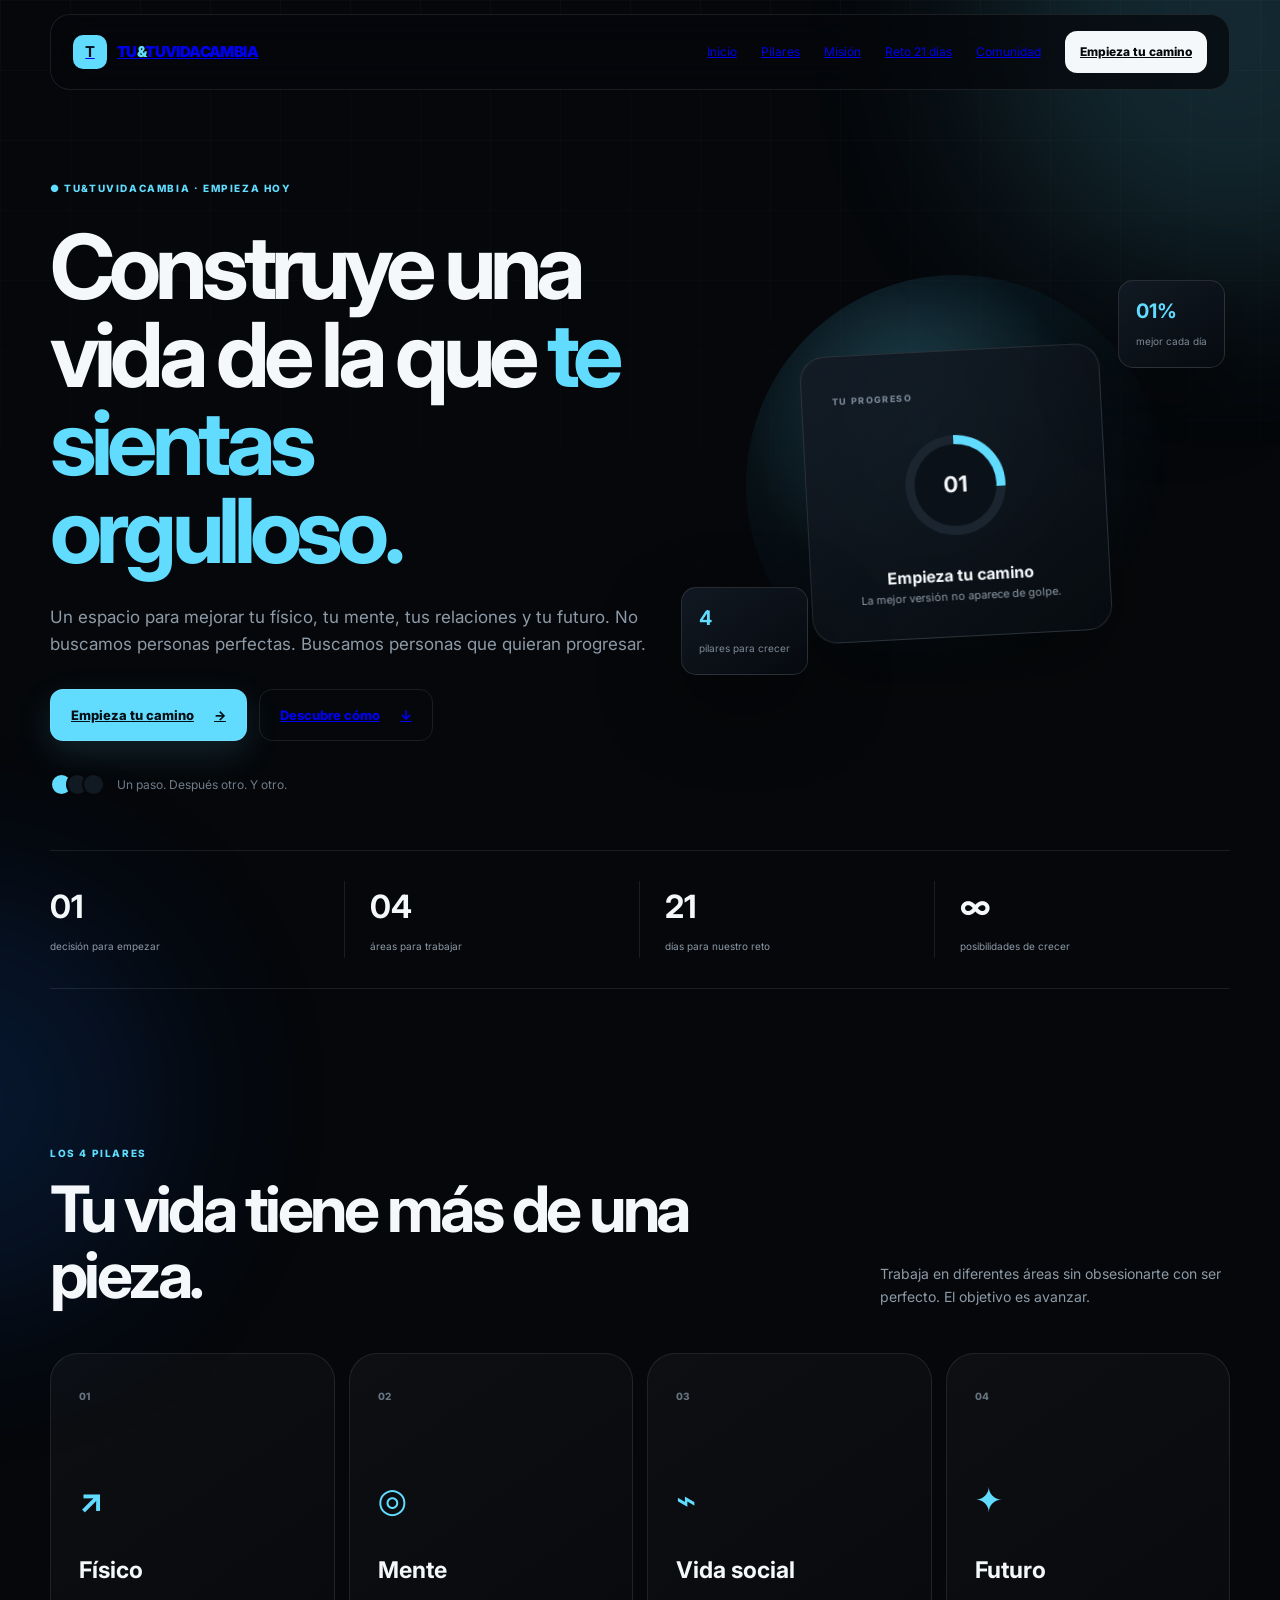
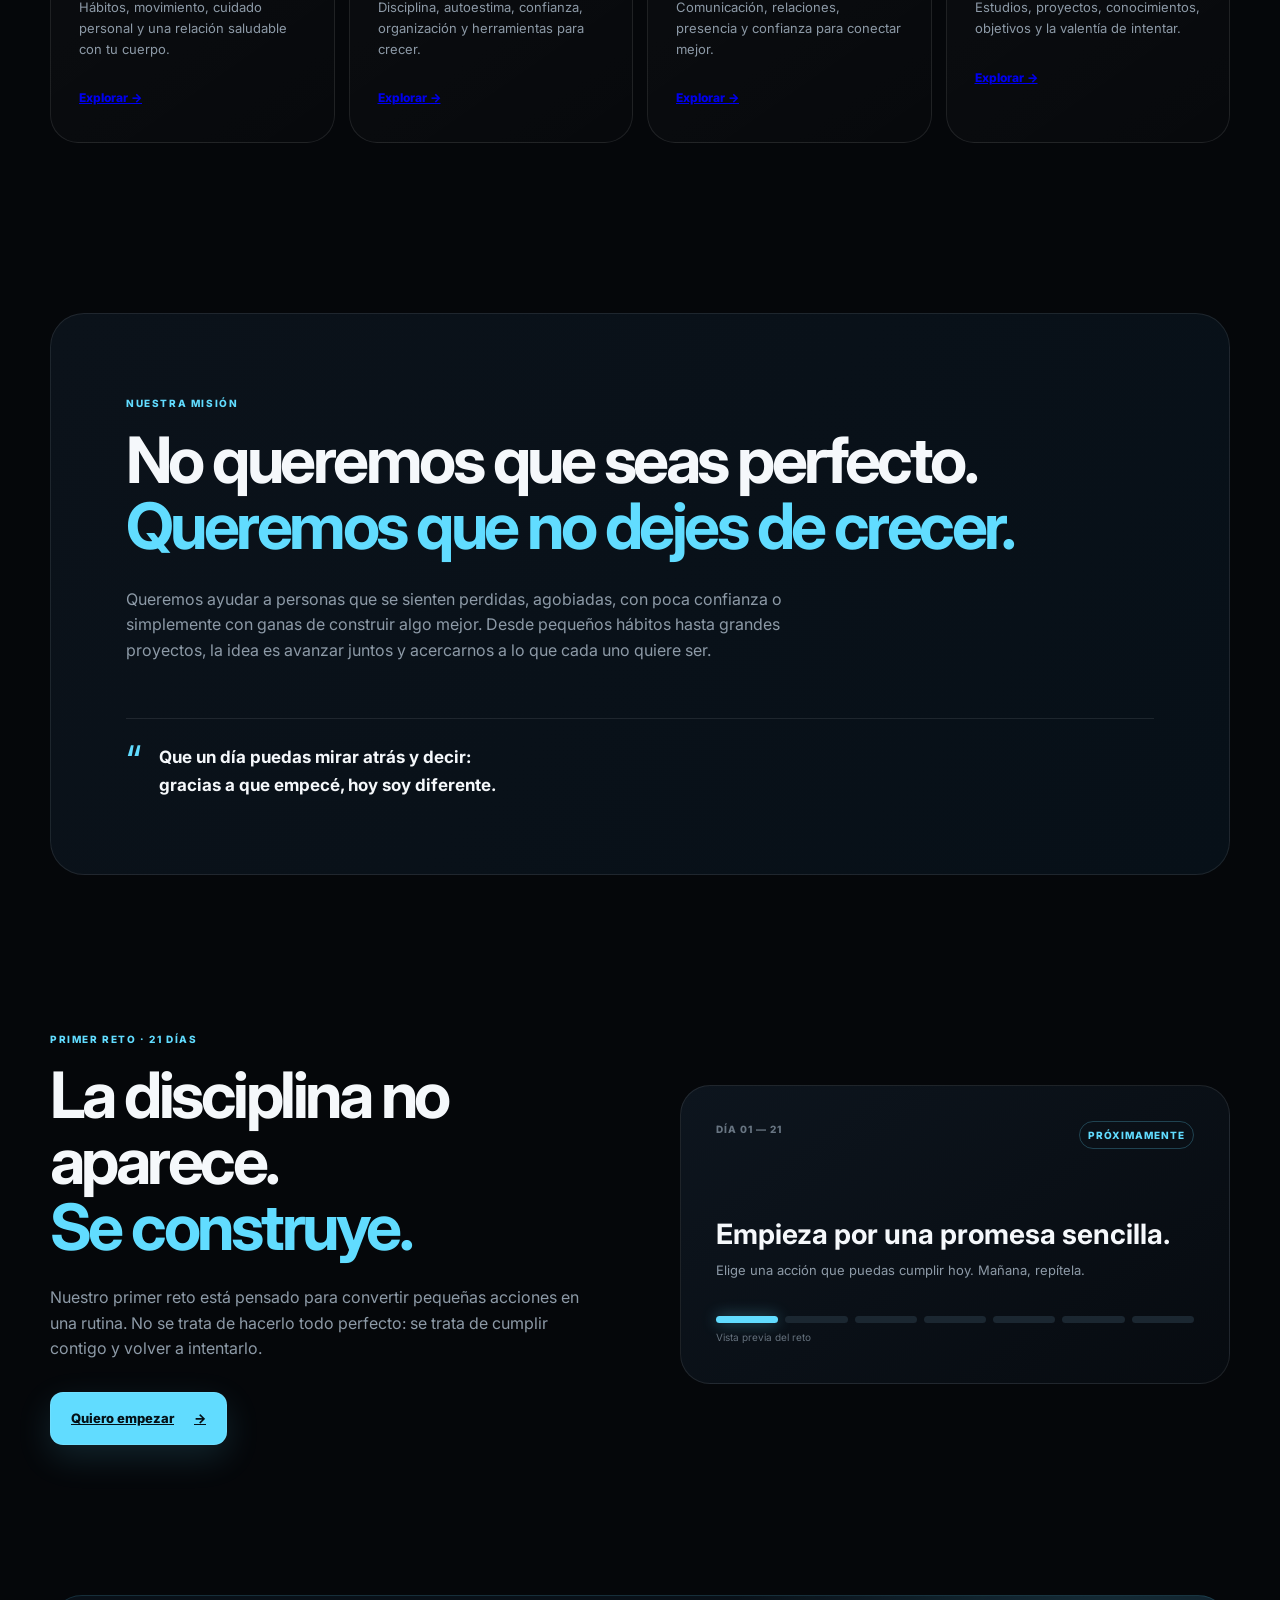
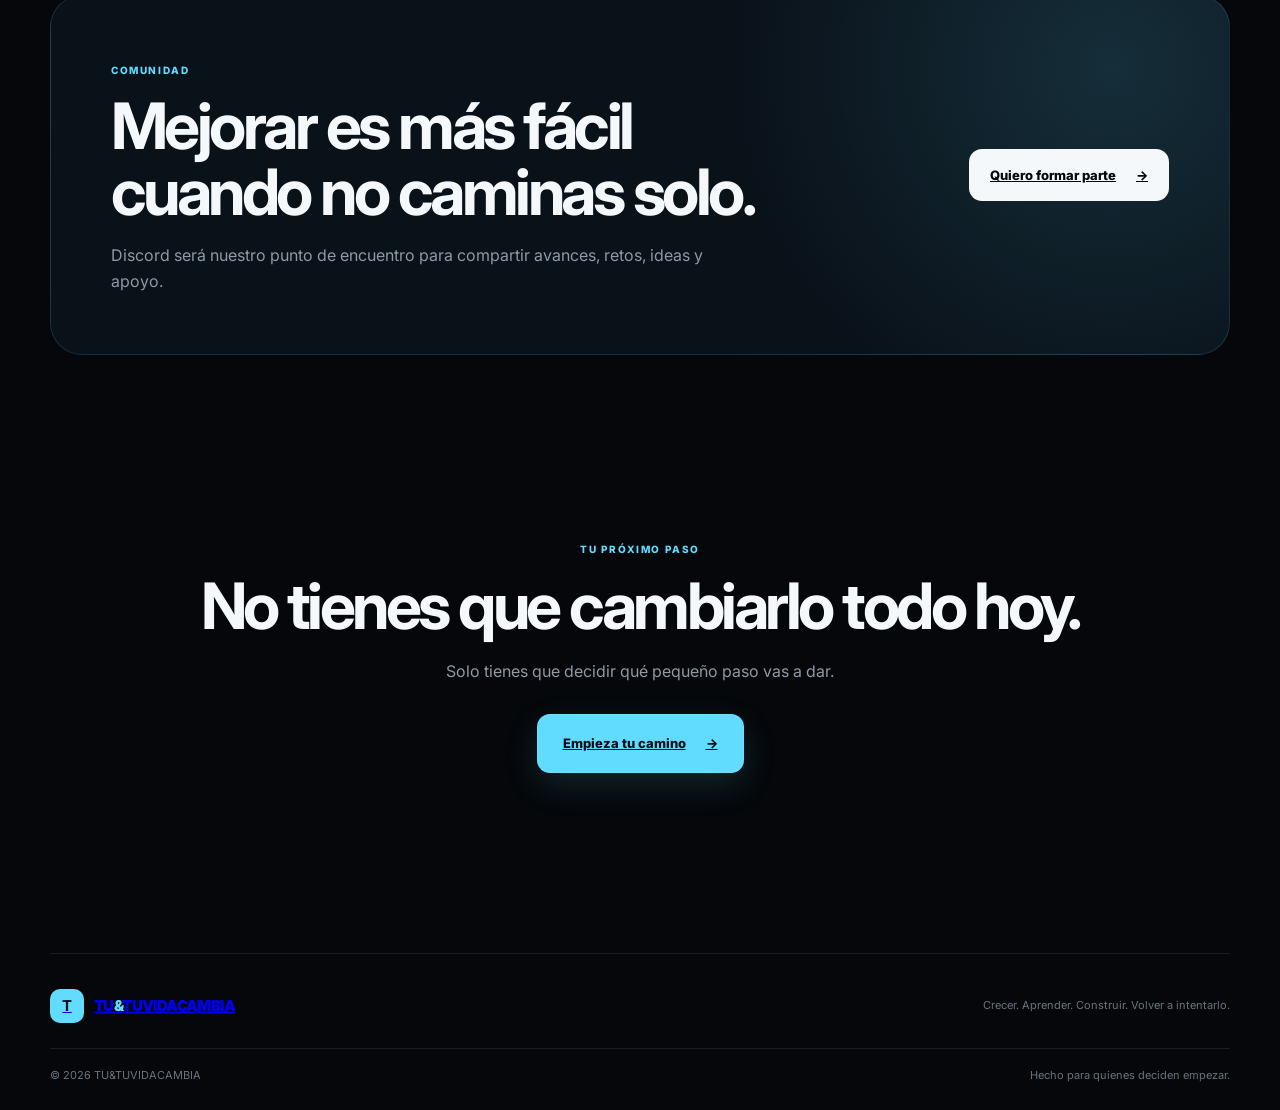
<file: TU&TUVIDACAMBIA V2/index.html>
<!doctype html><html lang="es"><head><meta charset="utf-8"><meta name="viewport" content="width=device-width,initial-scale=1"><meta name="description" content="TU&TUVIDACAMBIA — mejora tu físico, tu mente, tu vida social y tu futuro."><title>TU&TUVIDACAMBIA — Empieza tu camino</title><link rel="preconnect" href="https://fonts.googleapis.com"><link rel="preconnect" href="https://fonts.gstatic.com" crossorigin><link href="https://fonts.googleapis.com/css2?family=Inter:wght@400;500;600;700;800;900&display=swap" rel="stylesheet"><link rel="stylesheet" href="css/style.css"></head><body>
<div class="glow g1"></div><div class="glow g2"></div>
<header class="nav" id="nav"><a class="brand" href="#inicio"><b>T</b><span>TU<span>&</span>TUVIDACAMBIA</span></a><button class="menu" aria-label="Abrir menú"><i></i><i></i><i></i></button><nav><a href="#inicio">Inicio</a><a href="#pilares">Pilares</a><a href="#mision">Misión</a><a href="#reto">Reto 21 días</a><a href="#comunidad">Comunidad</a><a class="navbtn" href="#camino">Empieza tu camino</a></nav></header>
<main>
<section class="hero wrap" id="inicio"><div class="hero-copy reveal"><small class="kicker">● TU&TUVIDACAMBIA · EMPIEZA HOY</small><h1>Construye una vida de la que <em>te sientas orgulloso.</em></h1><p>Un espacio para mejorar tu físico, tu mente, tus relaciones y tu futuro. No buscamos personas perfectas. Buscamos personas que quieran progresar.</p><div class="actions"><a class="btn primary" href="#camino">Empieza tu camino <span>→</span></a><a class="btn" href="#pilares">Descubre cómo <span>↓</span></a></div><div class="note"><span class="dots"><i></i><i></i><i></i></span>Un paso. Después otro. Y otro.</div></div><div class="visual reveal"><div class="orb"></div><div class="maincard"><small>TU PROGRESO</small><div class="ring"><strong>01</strong></div><b>Empieza tu camino</b><p>La mejor versión no aparece de golpe.</p></div><div class="float top"><b>01%</b><small>mejor cada día</small></div><div class="float bottom"><b>4</b><small>pilares para crecer</small></div></div></section>
<section class="stats wrap reveal"><div><b>01</b><small>decisión para empezar</small></div><div><b>04</b><small>áreas para trabajar</small></div><div><b>21</b><small>días para nuestro reto</small></div><div><b>∞</b><small>posibilidades de crecer</small></div></section>
<section class="wrap section" id="pilares"><div class="heading reveal"><div><small class="kicker">LOS 4 PILARES</small><h2>Tu vida tiene más de una pieza.</h2></div><p>Trabaja en diferentes áreas sin obsesionarte con ser perfecto. El objetivo es avanzar.</p></div><div class="grid"><article class="pillar reveal"><small>01</small><strong>↗</strong><h3>Físico</h3><p>Hábitos, movimiento, cuidado personal y una relación saludable con tu cuerpo.</p><a href="#camino">Explorar →</a></article><article class="pillar reveal"><small>02</small><strong>◎</strong><h3>Mente</h3><p>Disciplina, autoestima, confianza, organización y herramientas para crecer.</p><a href="#camino">Explorar →</a></article><article class="pillar reveal"><small>03</small><strong>⌁</strong><h3>Vida social</h3><p>Comunicación, relaciones, presencia y confianza para conectar mejor.</p><a href="#camino">Explorar →</a></article><article class="pillar reveal"><small>04</small><strong>✦</strong><h3>Futuro</h3><p>Estudios, proyectos, conocimientos, objetivos y la valentía de intentar.</p><a href="#camino">Explorar →</a></article></div></section>
<section class="wrap mission" id="mision"><div class="missionbox reveal"><small class="kicker">NUESTRA MISIÓN</small><h2>No queremos que seas perfecto.<br><em>Queremos que no dejes de crecer.</em></h2><p>Queremos ayudar a personas que se sienten perdidas, agobiadas, con poca confianza o simplemente con ganas de construir algo mejor. Desde pequeños hábitos hasta grandes proyectos, la idea es avanzar juntos y acercarnos a lo que cada uno quiere ser.</p><div class="quote"><span>“</span><b>Que un día puedas mirar atrás y decir:<br>gracias a que empecé, hoy soy diferente.</b></div></div></section>
<section class="wrap challenge" id="reto"><div class="challengecopy reveal"><small class="kicker">PRIMER RETO · 21 DÍAS</small><h2>La disciplina no aparece.<br><em>Se construye.</em></h2><p>Nuestro primer reto está pensado para convertir pequeñas acciones en una rutina. No se trata de hacerlo todo perfecto: se trata de cumplir contigo y volver a intentarlo.</p><a class="btn primary" href="#camino">Quiero empezar <span>→</span></a></div><div class="challengecard reveal"><div class="chhead"><span>DÍA 01 — 21</span><span>PRÓXIMAMENTE</span></div><h3>Empieza por una promesa sencilla.</h3><p>Elige una acción que puedas cumplir hoy. Mañana, repítela.</p><div class="days"><i class="on"></i><i></i><i></i><i></i><i></i><i></i><i></i></div><small>Vista previa del reto</small></div></section>
<section class="wrap community" id="comunidad"><div class="communitybox reveal"><div><small class="kicker">COMUNIDAD</small><h2>Mejorar es más fácil cuando no caminas solo.</h2><p>Discord será nuestro punto de encuentro para compartir avances, retos, ideas y apoyo.</p></div><a class="btn light" href="#camino">Quiero formar parte <span>→</span></a></div></section>
<section class="wrap final" id="camino"><div class="reveal"><small class="kicker">TU PRÓXIMO PASO</small><h2>No tienes que cambiarlo todo hoy.</h2><p>Solo tienes que decidir qué pequeño paso vas a dar.</p><a class="btn primary big" href="#inicio">Empieza tu camino <span>→</span></a></div></section>
</main><footer class="wrap"><div class="foot1"><a class="brand" href="#inicio"><b>T</b><span>TU<span>&</span>TUVIDACAMBIA</span></a><p>Crecer. Aprender. Construir. Volver a intentarlo.</p></div><div class="foot2"><span>© 2026 TU&TUVIDACAMBIA</span><span>Hecho para quienes deciden empezar.</span></div></footer><script src="js/script.js"></script></body></html>
</file>
<file: TU&TUVIDACAMBIA V2/css/style.css>
:root{--bg:#05070a;--panel:#0b1118;--text:#f5f8fb;--muted:#8d9aa7;--line:rgba(255,255,255,.09);--blue:#61dcff;--max:1180px}*{box-sizing:border-box;margin:0;padding:0}html{scroll-behavior:smooth}body{font-family:Inter,system-ui,sans-serif;background:var(--bg);color:var(--text);line-height:1.6;overflow-x:hidden}body:before{content:"";position:fixed;inset:0;pointer-events:none;background-image:linear-gradient(rgba(255,255,255,.025) 1px,transparent 1px),linear-gradient(90deg,rgba(255,255,255,.025) 1px,transparent 1px);background-size:70px 70px;mask-image:linear-gradient(#000,transparent 85%);z-index:-3}.glow{position:fixed;border-radius:50%;filter:blur(100px);opacity:.16;z-index:-2;pointer-events:none}.g1{width:500px;height:500px;background:var(--blue);right:-200px;top:-220px}.g2{width:400px;height:400px;background:#1670ff;left:-240px;top:900px}.wrap{width:min(calc(100% - 40px),var(--max));margin:auto}.nav{position:fixed;z-index:20;top:14px;left:50%;transform:translateX(-50%);width:min(calc(100% - 32px),var(--max));height:76px;padding:0 22px;border:1px solid var(--line);border-radius:20px;background:rgba(5,7,10,.7);backdrop-filter:blur(18px);display:flex;align-items:center;justify-content:space-between;transition:.3s}.nav.scrolled{background:rgba(5,7,10,.94)}.brand{display:flex;align-items:center;gap:10px;font-size:15px;font-weight:900;letter-spacing:-.04em;white-space:nowrap}.brand b{width:34px;height:34px;border-radius:10px;background:var(--blue);color:#031018;display:grid;place-items:center}.brand span span{color:var(--blue)}nav{display:flex;align-items:center;gap:24px;font-size:12px;color:#b9c3cd}nav a{transition:.2s}nav a:hover{color:#fff}.navbtn{padding:11px 15px;border-radius:12px;background:#f5f8fb;color:#05070a;font-weight:800}.menu{display:none;background:none;border:0}.menu i{display:block;width:24px;height:2px;background:#fff;margin:5px}.hero{min-height:850px;padding-top:120px;display:grid;grid-template-columns:1.05fr .95fr;align-items:center;gap:25px}.kicker{font-size:10px;font-weight:800;letter-spacing:.16em;color:var(--blue)}.hero h1{font-size:clamp(52px,7vw,90px);line-height:.98;letter-spacing:-.065em;max-width:820px;margin-top:24px}.hero em,h2 em{font-style:normal;color:var(--blue)}.hero-copy>p{max-width:650px;color:var(--muted);font-size:17px;margin:30px 0}.actions{display:flex;gap:12px;flex-wrap:wrap}.btn{display:inline-flex;align-items:center;gap:20px;padding:15px 20px;border:1px solid var(--line);border-radius:13px;font-size:13px;font-weight:800;transition:.25s}.btn:hover{transform:translateY(-3px)}.primary{background:var(--blue);color:#041016;box-shadow:0 12px 35px rgba(97,220,255,.14)}.light{background:#f5f8fb;color:#05070a}.big{padding:18px 25px}.note{display:flex;align-items:center;gap:12px;color:#6f7d89;font-size:12px;margin-top:32px}.dots{display:flex}.dots i{width:23px;height:23px;border-radius:50%;background:#111923;border:2px solid var(--bg);margin-left:-7px}.dots i:first-child{margin-left:0;background:var(--blue)}.visual{height:560px;position:relative;display:grid;place-items:center}.orb{width:420px;height:420px;border-radius:50%;background:radial-gradient(circle at 40% 35%,rgba(97,220,255,.35),rgba(23,89,120,.12) 45%,transparent 70%);animation:pulse 5s ease-in-out infinite}.maincard,.float{position:absolute;border:1px solid rgba(255,255,255,.12);background:linear-gradient(145deg,rgba(18,26,36,.94),rgba(7,11,16,.86));backdrop-filter:blur(15px);box-shadow:0 30px 80px rgba(0,0,0,.4)}.maincard{width:300px;padding:30px;border-radius:25px;top:145px;left:50%;transform:translateX(-50%) rotate(-3deg)}.maincard>small{font-size:9px;color:#758391;letter-spacing:.15em;font-weight:800}.ring{width:100px;height:100px;border-radius:50%;margin:28px auto;background:conic-gradient(var(--blue) 0 26%,#1a2530 26% 100%);display:grid;place-items:center;position:relative}.ring:after{content:"";position:absolute;width:82px;height:82px;background:#0b1118;border-radius:50%}.ring strong{z-index:1;font-size:22px}.maincard>b,.maincard>p{display:block;text-align:center}.maincard>p{font-size:11px;color:var(--muted)}.float{padding:14px 17px;border-radius:15px}.float b{display:block;color:var(--blue);font-size:20px}.float small{color:#7d8995;font-size:10px}.top{top:75px;right:5px}.bottom{bottom:90px;left:0}.stats{display:grid;grid-template-columns:repeat(4,1fr);border-top:1px solid var(--line);border-bottom:1px solid var(--line);padding:30px 0;margin-bottom:150px}.stats div{padding:0 25px;border-right:1px solid var(--line)}.stats div:first-child{padding-left:0}.stats div:last-child{border:0}.stats b{display:block;font-size:32px}.stats small{color:var(--muted);font-size:10px}.section{padding-bottom:20px}.heading{display:flex;align-items:end;justify-content:space-between;gap:40px;margin-bottom:45px}.heading h2,.missionbox h2,.challenge h2,.community h2,.final h2{font-size:clamp(38px,5vw,66px);line-height:1.03;letter-spacing:-.055em;margin-top:12px}.heading>p{max-width:350px;color:var(--muted);font-size:14px}.grid{display:grid;grid-template-columns:repeat(4,1fr);gap:14px}.pillar{min-height:390px;padding:28px;border:1px solid var(--line);border-radius:28px;background:linear-gradient(145deg,rgba(255,255,255,.035),rgba(255,255,255,.01));transition:.3s;position:relative;overflow:hidden}.pillar:hover{transform:translateY(-8px);border-color:rgba(97,220,255,.25)}.pillar>small{font-size:10px;color:#667482;font-weight:800}.pillar>strong{display:block;color:var(--blue);font-size:34px;margin:65px 0 25px}.pillar h3{font-size:23px}.pillar p{font-size:13px;color:var(--muted);margin:8px 0 25px}.pillar a{font-size:12px;font-weight:800}.mission{margin-top:150px}.missionbox{padding:75px;border:1px solid var(--line);border-radius:34px;background:linear-gradient(130deg,#0b121a,#071018);overflow:hidden}.missionbox>p{max-width:700px;color:var(--muted);margin-top:28px}.quote{display:flex;gap:18px;align-items:flex-start;border-top:1px solid var(--line);margin-top:55px;padding-top:25px}.quote span{font-size:45px;color:var(--blue);line-height:.8}.quote b{font-size:17px}.challenge{display:grid;grid-template-columns:1fr 1fr;gap:80px;align-items:center;margin-top:150px}.challengecopy p{max-width:560px;color:var(--muted);margin:25px 0 30px}.challengecard{padding:35px;border:1px solid var(--line);border-radius:30px;background:linear-gradient(145deg,#0d151e,#070b10)}.chhead{display:flex;justify-content:space-between;color:#687582;font-size:10px;font-weight:800;letter-spacing:.1em}.chhead span:last-child{color:var(--blue);border:1px solid rgba(97,220,255,.25);padding:5px 8px;border-radius:20px}.challengecard h3{font-size:28px;line-height:1.1;margin:70px 0 10px}.challengecard p{font-size:13px;color:var(--muted)}.days{display:grid;grid-template-columns:repeat(7,1fr);gap:7px;margin-top:35px}.days i{height:7px;background:#1b2731;border-radius:10px}.days .on{background:var(--blue);box-shadow:0 0 15px rgba(97,220,255,.4)}.challengecard>small{color:#65717d;font-size:10px}.community{margin-top:150px}.communitybox{padding:60px;border-radius:32px;border:1px solid rgba(97,220,255,.15);background:radial-gradient(circle at 90% 20%,rgba(97,220,255,.14),transparent 35%),#091119;display:flex;justify-content:space-between;align-items:center;gap:40px}.community h2{max-width:720px}.community p{color:var(--muted);max-width:600px;margin-top:18px}.final{text-align:center;padding:180px 0}.final p{color:var(--muted);margin:20px 0 30px}footer{border-top:1px solid var(--line);padding:35px 0 25px}.foot1,.foot2{display:flex;justify-content:space-between;align-items:center;gap:20px}.foot1 p,.foot2{color:#687580;font-size:11px}.foot2{border-top:1px solid var(--line);padding-top:18px;margin-top:25px}.reveal{opacity:0;transform:translateY(25px);transition:.7s}.reveal.visible{opacity:1;transform:none}@keyframes pulse{50%{transform:scale(1.06);opacity:.8}}@media(max-width:900px){nav{gap:10px;font-size:10px}.hero{grid-template-columns:1fr;padding-top:150px}.visual{height:500px}.grid{grid-template-columns:repeat(2,1fr)}.challenge{grid-template-columns:1fr}}@media(max-width:700px){.nav{height:64px;margin-top:8px}.menu{display:block}nav{display:none;position:absolute;top:73px;left:0;right:0;flex-direction:column;align-items:stretch;padding:14px;border:1px solid var(--line);border-radius:16px;background:#080c11}nav.open{display:flex}nav a{padding:10px}.hero h1{font-size:48px}.hero-copy>p{font-size:15px}.visual{height:420px}.orb{width:300px;height:300px}.maincard{width:250px}.top{right:0}.bottom{left:0;bottom:35px}.stats{grid-template-columns:repeat(2,1fr);gap:25px}.stats div{border:0;padding:0}.heading,.communitybox,.foot1,.foot2{flex-direction:column;align-items:flex-start}.grid{grid-template-columns:1fr}.pillar{min-height:320px}.missionbox{padding:35px 25px}.challenge{margin-top:100px}.communitybox{padding:35px 25px}.final{padding:120px 0}}
</file>
